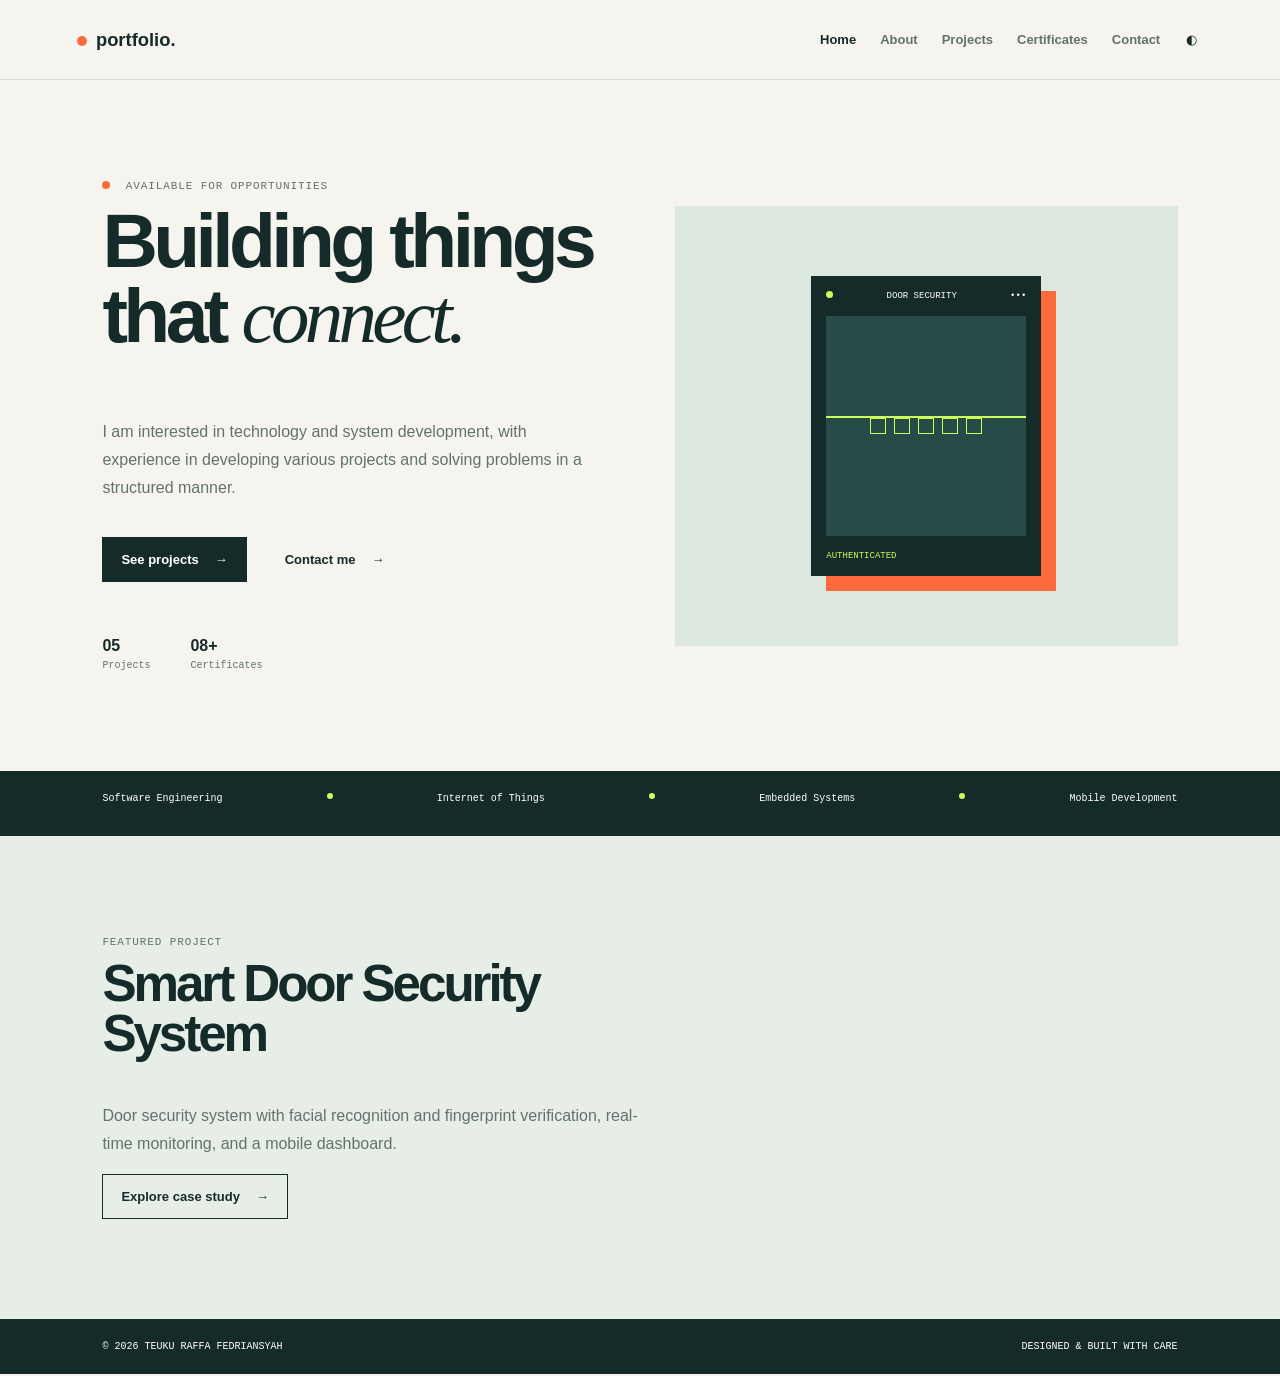
<file: index.html>
<!DOCTYPE html>
<html lang="id">
 <head>
  <meta charset="utf-8"/>
  <meta content="width=device-width,initial-scale=1" name="viewport"/>
  <meta content="Portofolio IoT dan software engineering." name="description"/>
  <title>
   Portfolio | Home
  </title>
  <link href="css/style.css" rel="stylesheet"/>
  <link href="css/navbar.css" rel="stylesheet"/>
  <link href="css/responsive.css" rel="stylesheet"/>
 </head>
 <body>
  <header class="site-header">
   <a class="brand" href="index.html">
    <span class="brand-dot">
    </span>
    portfolio.
   </a>
   <button aria-expanded="false" aria-label="Buka menu" class="menu-toggle">
    ☰
   </button>
   <nav class="nav">
    <a class="active" href="index.html">
     Home
    </a>
    <a href="about.html">
     About
    </a>
    <a href="projects.html">
     Projects
    </a>
    <a href="certificates.html">
     Certificates
    </a>
    <a href="contact.html">
     Contact
    </a>
   </nav>
   <button aria-label="Ubah tema" class="theme-toggle">
    ◐
   </button>
  </header>
  <main>
   <section class="hero section">
    <div class="hero-copy">
     <p class="eyebrow">
      <span>
      </span>
      AVAILABLE FOR OPPORTUNITIES
     </p>
     <h1>
      Building things that
      <em>
       connect.
      </em>
     </h1>
     <p class="lead">
      I am interested in technology and system development, with experience in developing various projects and solving problems in a structured manner.
     </p>
     <div class="hero-actions">
      <a class="button primary" href="projects.html">
       See projects
       <b>
        &rarr;
       </b>
      </a>
      <a class="button text-button" href="contact.html">
       Contact me
       <b>
        &rarr;
       </b>
      </a>
     </div>
     <div class="quick-facts">
      <div>
       <strong>
        05
       </strong>
       <span>
        Projects
       </span>
      </div>
      <div>
       <strong>
        08+
       </strong>
       <span>
        Certificates
       </span>
      </div>
     </div>
    </div>
    <div class="hero-visual">
     <div class="device-card">
      <div class="device-top">
       <span class="status-dot">
       </span>
       <span>
        DOOR SECURITY
       </span>
       <span>
        &bull;&bull;&bull;
       </span>
      </div>
      <div class="scanner">
       <i>
       </i>
       <i>
       </i>
       <i>
       </i>
       <i>
       </i>
       <i>
       </i>
      </div>
      <div class="scan-line">
      </div>
      <p>
       AUTHENTICATED
      </p>
     </div>
    </div>
   </section>
   <section class="intro-strip">
    <p>
     Software Engineering
    </p>
    <i>
    </i>
    <p>
     Internet of Things
    </p>
    <i>
    </i>
    <p>
     Embedded Systems
    </p>
    <i>
    </i>
    <p>
     Mobile Development
    </p>
   </section>
   <section class="section home-preview">
    <p class="eyebrow">
     FEATURED PROJECT
    </p>
    <h2>
     Smart Door Security
     <br/>
     System
    </h2>
    <p>
     Door security system with facial recognition and fingerprint verification, real-time monitoring, and a mobile dashboard.
    </p>
    <a class="button outline" href="projects/smart-door.html">
     Explore case study
     <b>
      &rarr;
     </b>
    </a>
   </section>
  </main>
  <footer>
   <span>
    &copy; 2026 TEUKU RAFFA FEDRIANSYAH
   </span>
   <span>
    DESIGNED &amp; BUILT WITH CARE
   </span>
  </footer>
  <script src="js/navbar.js">
  </script>
  <script src="js/darkmode.js">
  </script>
  <script src="js/animation.js">
  </script>
 </body>
</html>
</file>
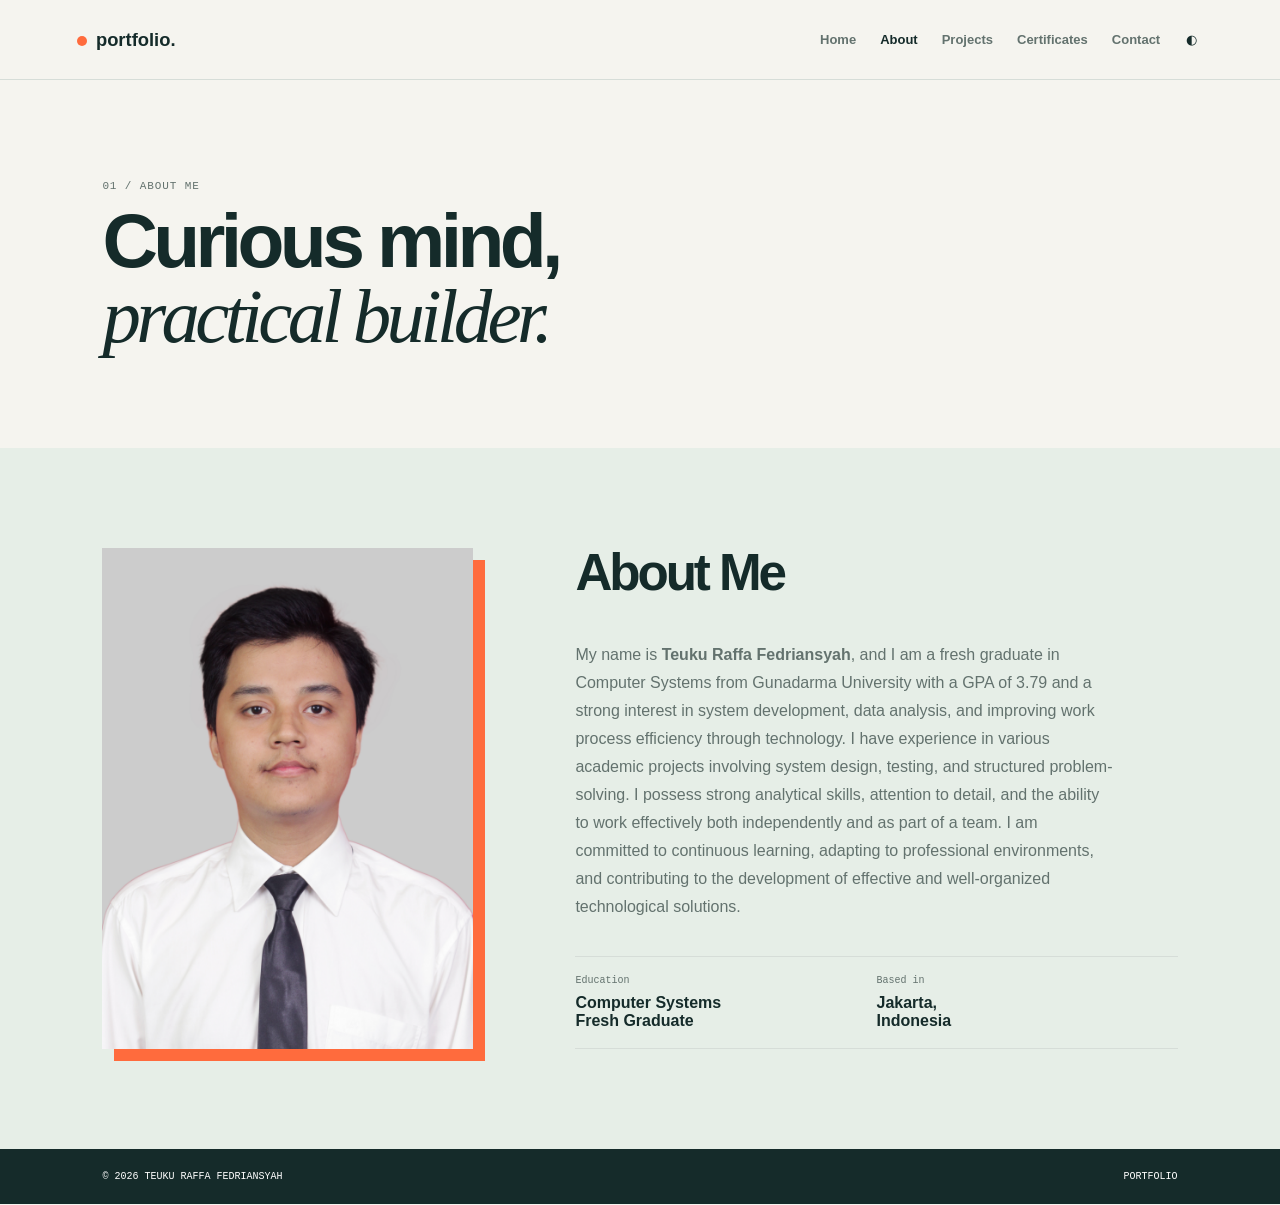
<file: about.html>
<!DOCTYPE html>
<html lang="id">
 <head>
  <meta charset="utf-8"/>
  <meta content="width=device-width,initial-scale=1" name="viewport"/>
  <title>
   Portfolio | About
  </title>
  <link href="css/style.css" rel="stylesheet"/>
  <link href="css/navbar.css" rel="stylesheet"/>
  <link href="css/responsive.css" rel="stylesheet"/>
 </head>
 <body>
  <header class="site-header">
   <a class="brand" href="index.html">
    <span class="brand-dot">
    </span>
    portfolio.
   </a>
   <button aria-label="Buka menu" class="menu-toggle">
    ☰
   </button>
   <nav class="nav">
    <a href="index.html">
     Home
    </a>
    <a class="active" href="about.html">
     About
    </a>
    <a href="projects.html">
     Projects
    </a>
    <a href="certificates.html">
     Certificates
    </a>
    <a href="contact.html">
     Contact
    </a>
   </nav>
   <button class="theme-toggle">
    ◐
   </button>
  </header>
  <main>
   <section class="section page-intro">
    <p class="eyebrow">
     01 / ABOUT ME
    </p>
    <h1>
     Curious mind,
     <br/>
     <em>
      practical builder.
     </em>
    </h1>
   </section>
   <section class="section about">
    <div class="about-content">
     <div class="portrait">
      <img alt="Foto profil Anda" onerror="this.style.display='none'" src="assets/profile.jpg"/>
      <div class="portrait-initials">
       YOUR
       <br/>
       PHOTO
      </div>
     </div>
     <div class="about-copy">
      <h2>
       About Me
      </h2>
      <p>
       My name is <strong> Teuku Raffa Fedriansyah</strong>, and I am a fresh graduate in Computer Systems from Gunadarma University with a GPA of 3.79 and a strong interest in system development, data analysis, and improving work process efficiency through technology. I have experience in various academic projects involving system design, testing, and structured problem-solving. I possess strong analytical skills, attention to detail, and the ability to work effectively both independently and as part of a team. I am committed to continuous learning, adapting to professional environments, and contributing to the development of effective and well-organized technological solutions.
      </p>
      <div class="about-grid">
       <article>
        <span>
         Education
        </span>
        <strong>
         Computer Systems
         <br/>
         Fresh Graduate
        </strong>
       </article>
       <article>
        <span>
         Based in
        </span>
        <strong>
         Jakarta,
         <br/>
         Indonesia
        </strong>
       </article>
      </div>
     </div>
    </div>
   </section>
  </main>
  <footer>
   <span>
    &copy; 2026 TEUKU RAFFA FEDRIANSYAH
   </span>
   <span>
    PORTFOLIO
   </span>
  </footer>
  <script src="js/navbar.js">
  </script>
  <script src="js/darkmode.js">
  </script>
 </body>
</html>
</file>
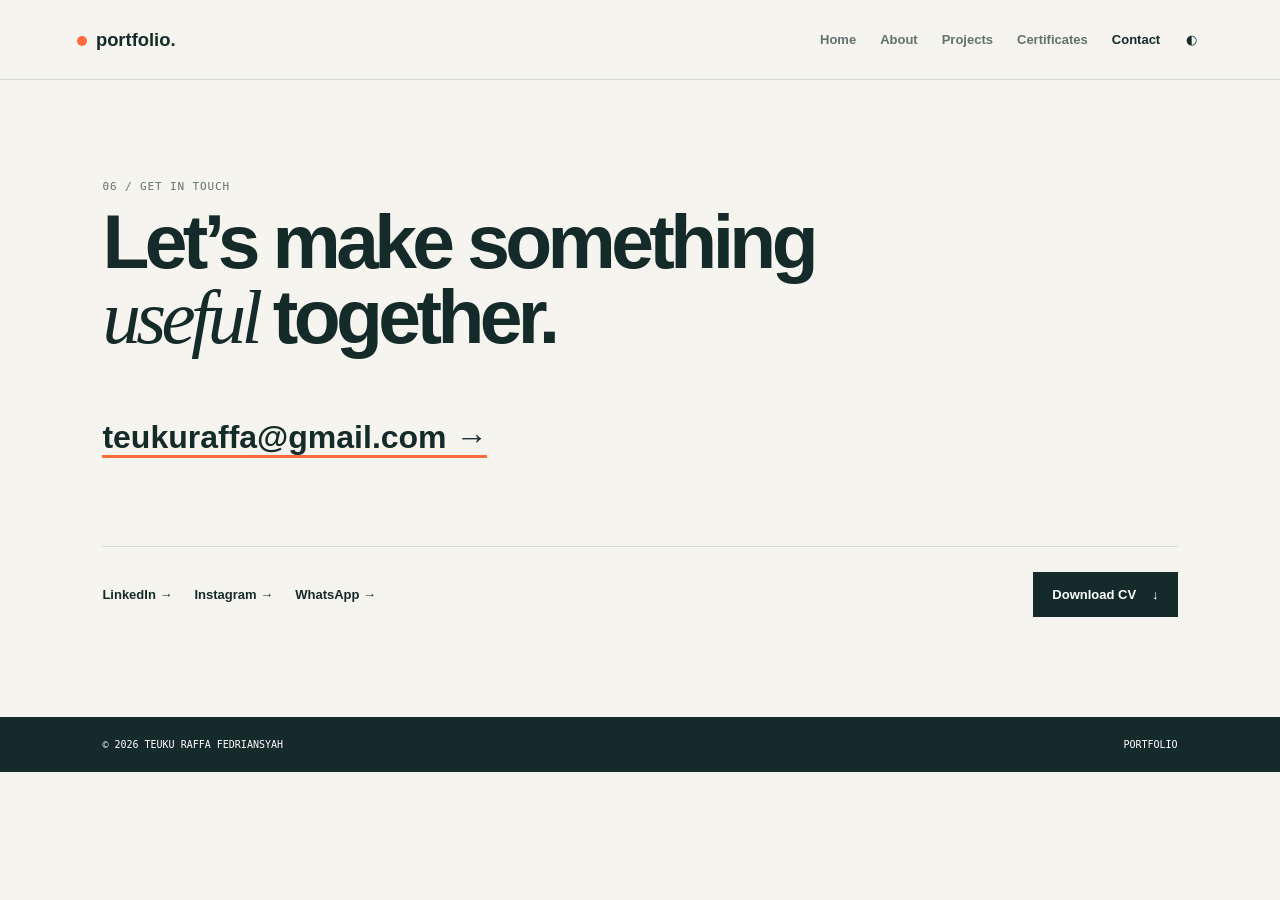
<file: contact.html>
<!DOCTYPE html>
<html lang="id">
 <head>
  <meta charset="utf-8"/>
  <meta content="width=device-width,initial-scale=1" name="viewport"/>
  <title>
   Portfolio | Contact
  </title>
  <link href="css/style.css" rel="stylesheet"/>
  <link href="css/navbar.css" rel="stylesheet"/>
  <link href="css/responsive.css" rel="stylesheet"/>
 </head>
 <body>
  <header class="site-header">
   <a class="brand" href="index.html">
    <span class="brand-dot">
    </span>
    portfolio.
   </a>
   <button class="menu-toggle">
    ☰
   </button>
   <nav class="nav">
    <a href="index.html">
     Home
    </a>
    <a href="about.html">
     About
    </a>
    <a href="projects.html">
     Projects
    </a>
    <a href="certificates.html">
     Certificates
    </a>
    <a class="active" href="contact.html">
     Contact
    </a>
   </nav>
   <button class="theme-toggle">
    ◐
   </button>
  </header>
  <main>
   <section class="contact section">
    <p class="eyebrow">
     06 / GET IN TOUCH
    </p>
    <h1>
     Let&rsquo;s make something
     <br/>
     <em>
      useful
     </em>
     together.
    </h1>
    <a class="email" href="mailto:teukuraffa@gmail.com">
     teukuraffa@gmail.com
     <b>
      &rarr;
     </b>
    </a>
    <div class="contact-bottom">
     <div class="social-links">
      <a href="https://linkedin.com/in/teukuraffa/">
       LinkedIn &rarr;
      </a>
       <a href="https://www.instagram.com/teukuraffa/">
       Instagram &rarr;
      </a>
      <a href="https://wa.me/628xxxxxxxxxx">
       WhatsApp &rarr;
    </a>
     </div>
     <a class="button primary" download="" href="assets/TeukuRaffaCV.pdf">
      Download CV
      <b>
       &darr;
      </b>
     </a>
    </div>
   </section>
  </main>
  <footer>
   <span>
    &copy; 2026 TEUKU RAFFA FEDRIANSYAH
   </span>
   <span>
    PORTFOLIO
   </span>
  </footer>
  <script src="js/navbar.js">
  </script>
  <script src="js/darkmode.js">
  </script>
 </body>
</html>
</file>
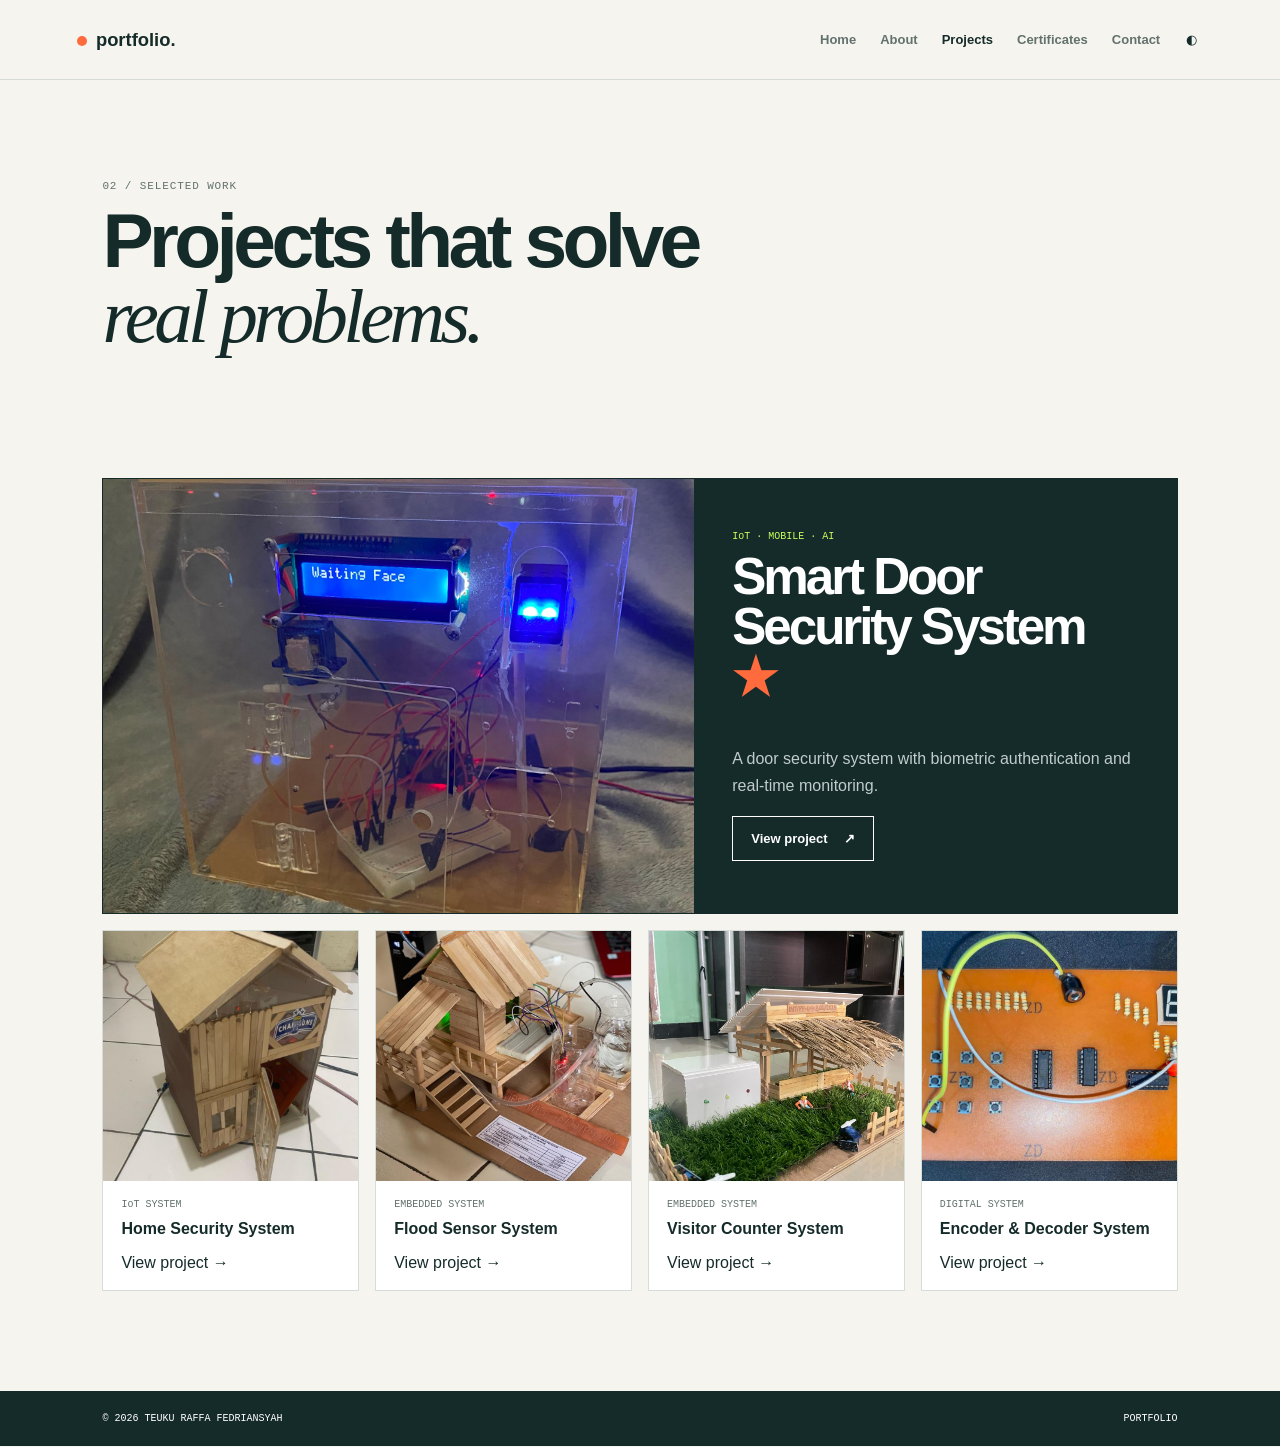
<file: projects.html>
<!DOCTYPE html>
<html lang="id">
 <head>
  <meta charset="utf-8"/>
  <meta content="width=device-width,initial-scale=1" name="viewport"/>
  <title>
   Portfolio | Projects
  </title>
  <link href="css/style.css" rel="stylesheet"/>
  <link href="css/navbar.css" rel="stylesheet"/>
  <link href="css/project.css" rel="stylesheet"/>
  <link href="css/responsive.css" rel="stylesheet"/>
 </head>
 <body>
  <header class="site-header">
   <a class="brand" href="index.html">
    <span class="brand-dot">
    </span>
    portfolio.
   </a>
   <button aria-label="Buka menu" class="menu-toggle">
    ☰
   </button>
   <nav class="nav">
    <a href="index.html">
     Home
    </a>
    <a href="about.html">
     About
    </a>
    <a class="active" href="projects.html">
     Projects
    </a>
    <a href="certificates.html">
     Certificates
    </a>
    <a href="contact.html">
     Contact
    </a>
   </nav>
   <button class="theme-toggle">
    ◐
   </button>
  </header>
  <main>
   <section class="section page-intro">
    <p class="eyebrow">
     02 / SELECTED WORK
    </p>
    <h1>
     Projects that solve
     <br/>
     <em>
      real problems.
     </em>
    </h1>
   </section>
   <section class="section projects-list">
    <article class="featured-project project-panel">
     <div class="project-art door-art">
     <span class="art-label">
      01 / FEATURED
     </span>
     <img alt="Smart Door Security System" class="project-cover" onerror="this.hidden=true" src="images/smart-door/cover.jpg"/>
     <div class="door">
       <div class="door-lens">
       </div>
       <div class="door-handle">
       </div>
      </div>
     </div>
     <div class="project-info">
      <p class="project-type">
       IoT &middot; MOBILE &middot; AI
      </p>
      <h2>
       Smart Door
       <br/>
       Security System
       <span>
        &starf;
       </span>
      </h2>
      <p>
       A door security system with biometric authentication and real-time monitoring.
      </p>
      <a class="button outline" href="projects/smart-door.html">
       View project
       <b>
        &nearrow;
       </b>
      </a>
     </div>
    </article>
    <div class="project-grid">
     <a class="project-card" href="projects/home-security.html">
     <div class="project-art home-art">
       <img alt="Home Security System" class="project-cover" onerror="this.hidden=true" src="images/home-security/cover.jpg"/>
       <span class="project-fallback">⌂</span>
      </div>
      <div>
       <p>
        IoT SYSTEM
       </p>
       <h3>
        Home Security System
       </h3>
       <span>
        View project &rarr;
       </span>
      </div>
     </a>
     <a class="project-card" href="projects/flood-sensor.html">
     <div class="project-art flood-art">
       <img alt="Flood Sensor System" class="project-cover" onerror="this.hidden=true" src="images/flood-sensor/cover.jpg"/>
       <span class="project-fallback">≋</span>
      </div>
      <div>
       <p>
        EMBEDDED SYSTEM
       </p>
       <h3>
        Flood Sensor System
       </h3>
       <span>
        View project &rarr;
       </span>
      </div>
     </a>
     <a class="project-card" href="projects/visitor-counter.html">
     <div class="project-art alarm-art">
       <img alt="Visitor Counter System" class="project-cover" onerror="this.hidden=true" src="images/visitor-counter/cover.jpg"/>
       <span class="project-fallback">01</span>
      </div>
      <div>
       <p>
        EMBEDDED SYSTEM
       </p>
       <h3>
        Visitor Counter System
       </h3>
       <span>
        View project &rarr;
       </span>
      </div>
     </a>
     <a class="project-card" href="projects/encoder-decoder.html">
     <div class="project-art code-art">
       <img alt="Encoder and Decoder System" class="project-cover" onerror="this.hidden=true" src="images/encoder-decoder/cover.jpg"/>
       <span class="project-fallback">&lt;/&gt;</span>
      </div>
      <div>
       <p>
        DIGITAL SYSTEM
       </p>
       <h3>
        Encoder &amp; Decoder System
       </h3>
       <span>
        View project &rarr;
       </span>
      </div>
     </a>
    </div>
   </section>
  </main>
  <footer>
   <span>
    &copy; 2026 TEUKU RAFFA FEDRIANSYAH
   </span>
   <span>
    PORTFOLIO
   </span>
  </footer>
  <script src="js/navbar.js">
  </script>
  <script src="js/darkmode.js">
  </script>
 </body>
</html>
</file>
<file: css/style.css>
:root {
  --ink: #152b2a;
  --muted: #63726e;
  --line: #d6ddd8;
  --cream: #f5f4ef;
  --lime: #c8ff5a;
  --orange: #ff6b3d;
  --white: #ffffff;
}

* { box-sizing: border-box; }
html { scroll-behavior: smooth; }
body { margin: 0; color: var(--ink); background: var(--cream); font-family: Arial, sans-serif; }
body.dark-mode { --ink: #e6f0ea; --muted: #aabbb4; --line: #3e5550; --cream: #132725; --white: #16302d; }
h1, h2, h3, p { margin-top: 0; }
h1, h2 { letter-spacing: -0.06em; line-height: 0.98; }
h1 { font-size: clamp(3rem, 6vw, 6.2rem); }
h2 { font-size: clamp(2rem, 4vw, 4rem); }
h1 em, h2 em { font-family: Georgia, serif; font-weight: 400; }
.section { padding: 100px 8vw; }
.eyebrow, .section-note { color: var(--muted); font: 11px monospace; letter-spacing: 0.08em; }
.eyebrow span { display: inline-block; width: 8px; height: 8px; margin-right: 8px; border-radius: 50%; background: var(--orange); }
.button { display: inline-flex; gap: 16px; padding: 14px 18px; border: 1px solid var(--ink); color: var(--ink); font-size: 13px; font-weight: 700; text-decoration: none; }
.primary { color: var(--white); background: var(--ink); }
.outline { color: inherit; border-color: currentColor; }
.text-button { border: 0; }
.inline-link { color: inherit; font-weight: 700; text-decoration: none; border-bottom: 1px solid currentColor; }
.hero { display: grid; grid-template-columns: 1fr 1fr; align-items: center; gap: 70px; min-height: 650px; }
.lead, .home-preview > p:not(.eyebrow), .about-copy > p { max-width: 540px; color: var(--muted); line-height: 1.75; }
.hero-actions { display: flex; gap: 20px; align-items: center; margin: 35px 0 55px; }
.quick-facts { display: flex; gap: 40px; }
.quick-facts div { display: grid; gap: 5px; }
.quick-facts span { color: var(--muted); font: 10px monospace; }
.hero-visual { display: grid; min-height: 440px; place-items: center; background: #dce7df; }
.device-card { position: relative; width: 230px; padding: 15px; color: var(--white); background: var(--ink); box-shadow: 15px 15px var(--orange); }
.device-top { display: flex; justify-content: space-between; font: 9px monospace; }
.status-dot { width: 7px; height: 7px; border-radius: 50%; background: var(--lime); }
.scanner { display: grid; height: 220px; margin: 15px 0; place-content: center; grid-template-columns: repeat(5, 16px); gap: 8px; background: #274c48; }
.scanner i { width: 16px; height: 16px; border: 1px solid var(--lime); }
.scan-line { position: absolute; top: 140px; right: 15px; left: 15px; height: 2px; background: var(--lime); }
.device-card p { margin: 0; color: var(--lime); font: 9px monospace; }
.intro-strip, footer { display: flex; justify-content: space-between; gap: 15px; padding: 22px 8vw; color: var(--white); background: var(--ink); font: 10px monospace; }
.intro-strip i { width: 6px; height: 6px; border-radius: 50%; background: var(--lime); }
.home-preview, .about, .certificates { background: #e6eee7; }
.dark-mode .home-preview, .dark-mode .about, .dark-mode .certificates { background: #1d3834; }
.home-preview h2 span { color: var(--orange); }
.page-intro { padding-bottom: 30px; }
.about-content { display: grid; grid-template-columns: 0.8fr 1.3fr; gap: 8vw; }
.portrait { position: relative; display: grid; min-height: 390px; place-items: center; overflow: hidden; color: #c1d1c8; background: var(--ink); box-shadow: 12px 12px var(--orange); }
.portrait img {
  position: absolute;
  z-index: 1;
  width: 100%;
  height: 100%;
  object-fit: cover;
  object-position: center 35%;
}
.portrait-initials { font-size: 2rem; font-weight: 800; }
.portrait span { position: absolute; bottom: 15px; z-index: 2; font: 10px monospace; }
.about-grid { display: grid; grid-template-columns: 1fr 1fr; margin-top: 35px; border-top: 1px solid var(--line); }
.about-grid article { padding: 18px 0; border-bottom: 1px solid var(--line); }
.about-grid span { display: block; margin-bottom: 8px; color: var(--muted); font: 10px monospace; }
.project-panel { display: grid; grid-template-columns: 1.1fr 0.9fr; border: 1px solid var(--ink); }
.project-art { display: grid; min-height: 250px; place-items: center; font: 3rem monospace; }
.door-art { position: relative; min-height: 430px; background: var(--lime); }
.door { position: relative; width: 170px; height: 310px; border: 10px solid #39645c; background: var(--ink); box-shadow: 16px 16px var(--orange); }
.door-lens { position: absolute; top: 55px; left: 53px; width: 44px; height: 44px; border: 7px solid var(--lime); border-radius: 50%; }
.door-handle { position: absolute; top: 165px; right: 27px; width: 8px; height: 55px; background: var(--lime); }
.art-label { position: absolute; top: 15px; left: 15px; font: 10px monospace; }
.project-info { padding: 52px 8%; color: var(--white); background: var(--ink); }
.project-type { color: var(--lime); font: 10px monospace; }
.project-info h2 span { color: var(--orange); }
.project-info > p:not(.project-type) { color: #c0cdca; line-height: 1.7; }
.project-grid, .certificate-grid { display: grid; grid-template-columns: repeat(4, 1fr); gap: 16px; margin-top: 16px; }
.project-card, .certificate-card { overflow: hidden; color: var(--ink); background: var(--white); border: 1px solid var(--line); text-decoration: none; }
.dark-mode .project-card, .dark-mode .certificate-card { color: var(--ink); background: #1b3430; }
.project-card > div:last-child, .certificate-card > div:last-child { padding: 18px; }
.project-card p, .certificate-card small { color: var(--muted); font: 10px monospace; }
.project-card h3, .certificate-card h3 { font-size: 1rem; }
.home-art { background: #ffe0b8; }.flood-art { background: #bdeaf1; }.alarm-art { background: #ffd1ca; }.code-art { background: #d8d0ff; }
.case-study { color: var(--white); background: var(--ink); }
.case-title { display: flex; justify-content: space-between; gap: 30px; margin-bottom: 60px; }.case-title p { max-width: 380px; color: #b8c8c4; line-height: 1.7; }
.case-grid { display: grid; grid-template-columns: repeat(4, 1fr); border-top: 1px solid #4d6661; }.case-grid article { min-height: 220px; padding: 20px; border-right: 1px solid #4d6661; }.case-grid p, .case-grid li { color: #b8c8c4; font-size: 13px; line-height: 1.7; }
.hardware, .results { display: grid; grid-template-columns: 1fr 2fr; gap: 30px; padding: 50px 0; border-top: 1px solid #4d6661; }.component-list { display: flex; flex-wrap: wrap; gap: 8px; }.component-list span { padding: 7px 9px; border: 1px solid #58726e; font: 10px monospace; }.results ul { line-height: 1.9; }
.gallery-placeholder { display: grid; min-height: 210px; margin-bottom: 40px; place-items: center; color: var(--muted); background: #e6eee7; font: 11px monospace; text-align: center; }
.certificate-grid { margin-top: 30px; }.certificate-card { padding: 0; text-align: left; cursor: pointer; }.certificate-icon { display: flex; height: 130px; padding: 15px; align-items: end; color: var(--lime); background: var(--ink); font-size: 2rem; }
.contact { min-height: 70vh; }.email { color: var(--ink); font-size: clamp(1.2rem, 2.5vw, 2.5rem); font-weight: 700; text-decoration: none; border-bottom: 3px solid var(--orange); }.contact-bottom { display: flex; justify-content: space-between; align-items: center; margin-top: 90px; padding-top: 25px; border-top: 1px solid var(--line); }.social-links { display: flex; gap: 22px; }.social-links a { color: var(--ink); font-size: 13px; font-weight: 700; text-decoration: none; }
.certificate-modal { width: min(760px, calc(100% - 32px)); padding: 0; border: 0; background: var(--cream); color: var(--ink); }.certificate-modal[open] { display: grid; grid-template-columns: 1fr 1fr; }.modal-close { position: absolute; top: 8px; right: 12px; border: 0; background: transparent; color: var(--ink); font-size: 2rem; }.certificate-preview { display: grid; min-height: 360px; place-items: center; color: var(--lime); background: var(--ink); font: 2rem Georgia; text-align: center; }.modal-content { padding: 50px 35px; }.modal-content dl div { display: flex; justify-content: space-between; padding: 10px 0; border-bottom: 1px solid var(--line); }.modal-content dt { color: var(--muted); font: 10px monospace; }.modal-content dd { margin: 0; font-size: 13px; }
@media (max-width: 800px) { .section { padding: 70px 6vw; }.hero, .about-content, .project-panel, .hardware, .results { grid-template-columns: 1fr; gap: 35px; }.project-grid, .certificate-grid { grid-template-columns: repeat(2, 1fr); }.case-grid { grid-template-columns: 1fr 1fr; }.case-title { display: block; }.intro-strip i { display: none; }.certificate-modal[open] { grid-template-columns: 1fr; }.certificate-preview { min-height: 220px; } }
@media (max-width: 440px) { .project-grid, .certificate-grid, .about-grid, .case-grid { grid-template-columns: 1fr; }.intro-strip { font-size: 8px; }.contact-bottom { align-items: start; flex-direction: column; gap: 25px; } }

/* Smooth interaction feedback */
body {
  opacity: 1;
  transform: translateY(0);
  animation: page-enter 420ms cubic-bezier(0.22, 1, 0.36, 1) both;
  transition: opacity 300ms ease, transform 300ms ease, filter 300ms ease;
}

body.page-exit {
  opacity: 0;
  filter: blur(2px);
  pointer-events: none;
  transform: translateY(12px);
  animation: none;
}

@keyframes page-enter {
  from {
    opacity: 0;
    filter: blur(2px);
    transform: translateY(12px);
  }

  to {
    opacity: 1;
    filter: blur(0);
    transform: translateY(0);
  }
}

a,
button,
.button,
.project-card,
.certificate-card {
  transition: color 180ms ease, background-color 180ms ease, border-color 180ms ease,
    box-shadow 220ms ease, transform 180ms ease, opacity 180ms ease;
}

.button:hover,
.project-card:hover,
.certificate-card:hover {
  transform: translateY(-4px);
}

.button:active,
.project-card:active,
.certificate-card:active,
button:active {
  transform: translateY(1px) scale(0.98);
}

a:focus-visible,
button:focus-visible {
  outline: 3px solid var(--orange);
  outline-offset: 4px;
}

@media (prefers-reduced-motion: reduce) {
  *,
  *::before,
  *::after {
    scroll-behavior: auto !important;
    transition-duration: 0.01ms !important;
    animation-duration: 0.01ms !important;
  }
}
</file>
<file: css/navbar.css>
.site-header {
  position: sticky;
  top: 0;
  z-index: 10;
  display: flex;
  align-items: center;
  gap: 20px;
  height: 80px;
  padding: 0 6vw;
  border-bottom: 1px solid var(--line);
  background: color-mix(in srgb, var(--cream) 92%, transparent);
  backdrop-filter: blur(12px);
}
.brand { color: var(--ink); font-size: 1.15rem; font-weight: 800; text-decoration: none; }
.brand-dot { display: inline-block; width: 10px; height: 10px; margin-right: 4px; border-radius: 50%; background: var(--orange); }
.nav { display: flex; gap: 24px; margin-left: auto; }.nav a { color: var(--muted); font-size: 13px; font-weight: 700; text-decoration: none; }.nav a.active, .nav a:hover { color: var(--ink); }
.menu-toggle, .theme-toggle { border: 0; color: var(--ink); background: transparent; cursor: pointer; }.menu-toggle { display: none; font-size: 1.4rem; }
@media (max-width: 800px) { .site-header { height: 65px; }.menu-toggle { display: block; margin-left: auto; }.theme-toggle { display: none; }.nav { position: absolute; top: 65px; right: 0; left: 0; display: none; flex-direction: column; gap: 18px; padding: 22px 6vw; margin: 0; border-bottom: 1px solid var(--line); background: var(--cream); }.nav.open { display: flex; } }
</file>
<file: css/responsive.css>
@media (max-width: 440px) {
  .hero-actions,
  .quick-facts,
  .social-links { flex-wrap: wrap; }
}
</file>
<file: css/project.css>
.projects-list { padding-top: 30px; }
.project-card { transition: transform 0.2s, box-shadow 0.2s; }
.project-card:hover { box-shadow: 7px 7px var(--orange); transform: translateY(-5px); }

.project-art {
  position: relative;
  overflow: hidden;
}

.project-cover {
  position: absolute;
  z-index: 2;
  width: 100%;
  height: 100%;
  object-fit: cover;
}

.project-fallback {
  position: relative;
  z-index: 1;
}

.door-art .door,
.door-art .art-label {
  z-index: 1;
}

.door-art:has(.project-cover:not([hidden])) .door,
.door-art:has(.project-cover:not([hidden])) .art-label {
  display: none;
}

.project-detail-cover {
  width: 100%;
  max-height: 560px;
  margin: 0 0 45px;
  overflow: hidden;
  background: #25433f;
}

.project-detail-cover img {
  display: block;
  width: 100%;
  max-height: 560px;
  object-fit: cover;
}

.project-result-image {
  position: relative;
  min-height: 260px;
  margin: 35px 0 40px;
}

.project-result-image img {
  position: absolute;
  inset: 0;
  width: 100%;
  height: 100%;
  object-fit: contain;
  background: #e6eee7;
}

.project-result-image:has(img:not([hidden])) span {
  display: none;
}

.project-gallery {
    margin-top: 50px;
    margin-bottom: 40px;
}

.gallery-grid {
    display: grid;
    grid-template-columns: repeat(auto-fit, 300px);
    justify-content: center;
    gap: 20px;
}

.gallery-grid img {
    width: 300px;
    height: 200px;
    object-fit: cover;
    border-radius: 12px;
    cursor: pointer;
    transition: all .3s ease;
    box-shadow: 0 5px 15px rgba(0,0,0,.15);
}

.gallery-grid img:hover {
    transform: scale(1.03);
    box-shadow: 0 10px 25px rgba(0,0,0,.25);
}

.lightbox{
    display:none;
    position:fixed;
    inset:0;
    background:rgba(0,0,0,.9);
    justify-content:center;
    align-items:center;
    z-index:9999;
}

.lightbox img{
    width: 900px;
    height: 600px;
    max-width: 90vw;
    max-height: 90vh;
    object-fit: contain;
    background: #111;
    border-radius: 12px;
    box-shadow: 0 10px 30px rgba(0,0,0,.4);
    animation: zoom .25s ease;
}

.close{
    position:absolute;
    top:20px;
    right:35px;
    color:white;
    font-size:42px;
    cursor:pointer;
}

.gallery-image{
    cursor:pointer;
}

.component-list {
    display: flex;
    flex-wrap: wrap;
    gap: 10px;
    justify-content: flex-start;
}

.component-list span {
    display: inline-flex;
    align-items: center;
    justify-content: center;
    padding: 10px 14px;
    width: auto;
    min-width: unset;
    height: auto;
    border: 1px solid #4d6965;
    border-radius: 0;
    font-size: 13px;
    line-height: 1.3;
    white-space: nowrap;
}
</file>
